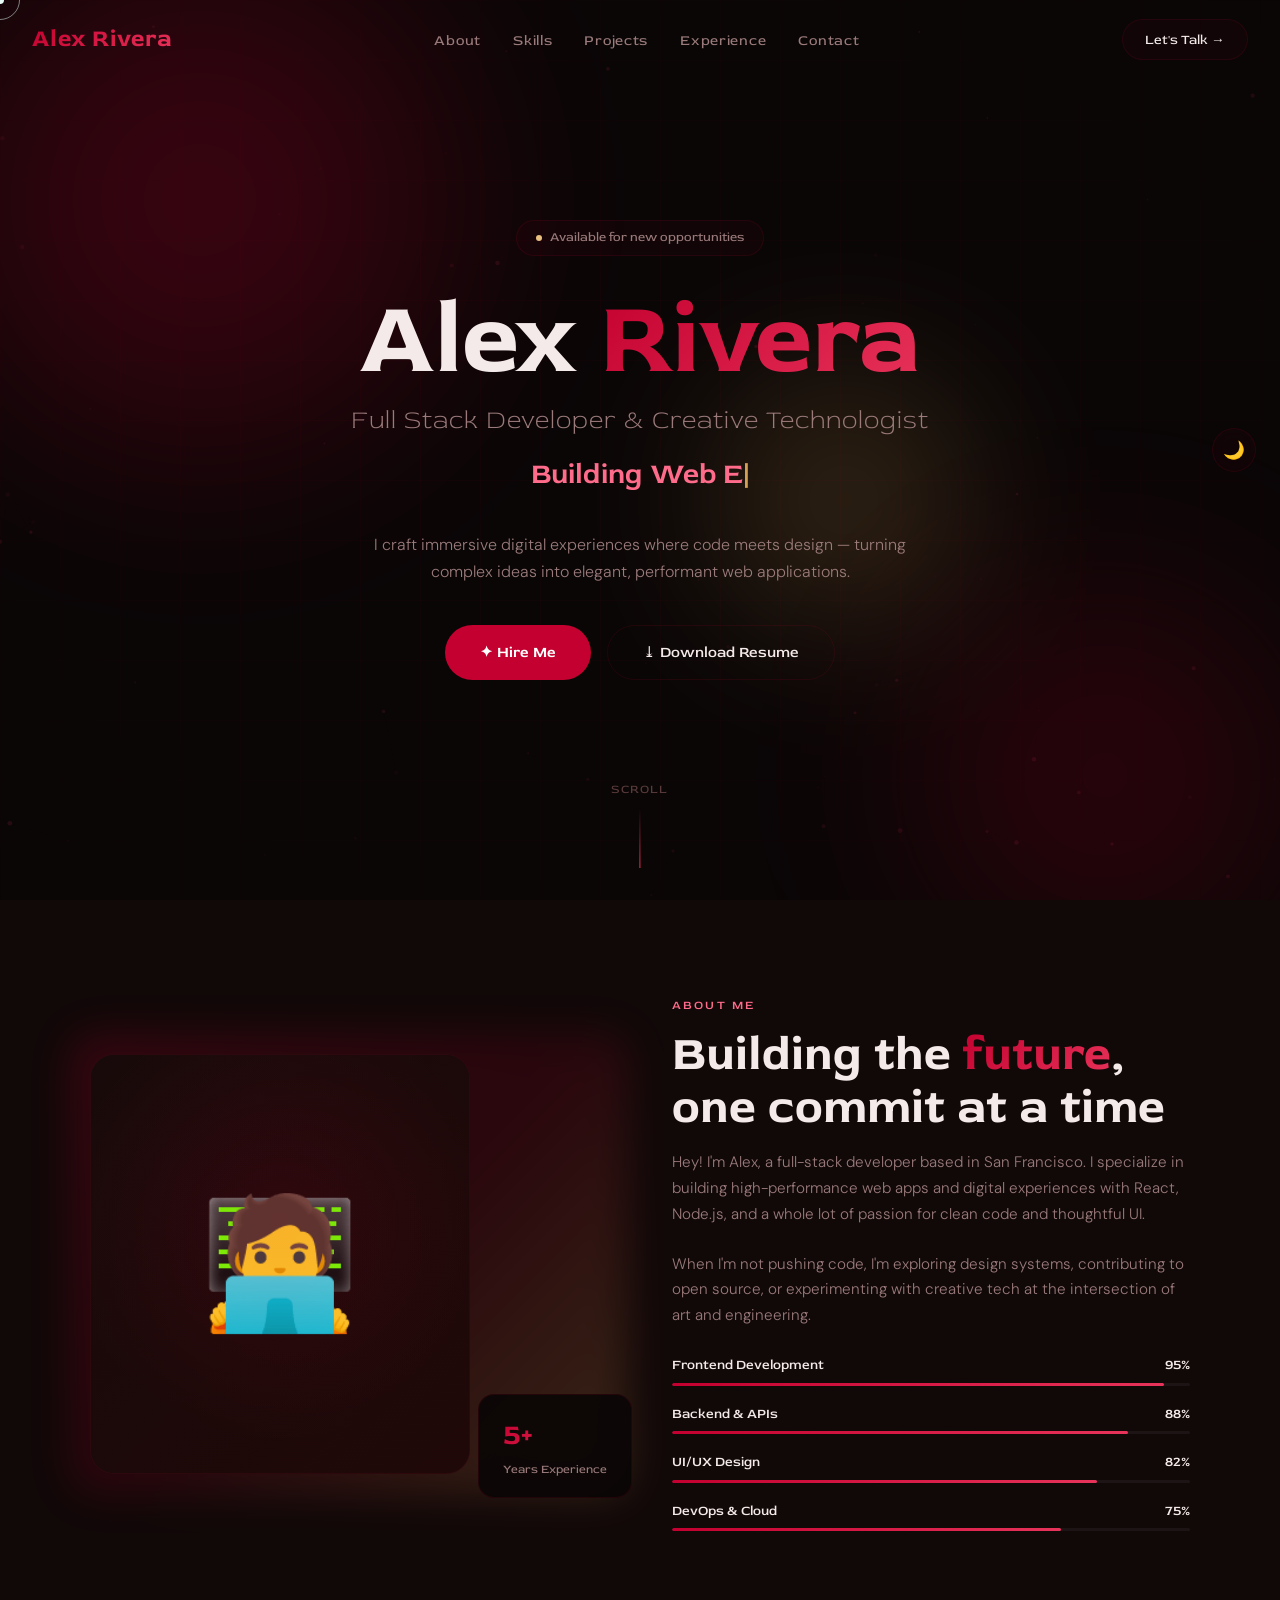
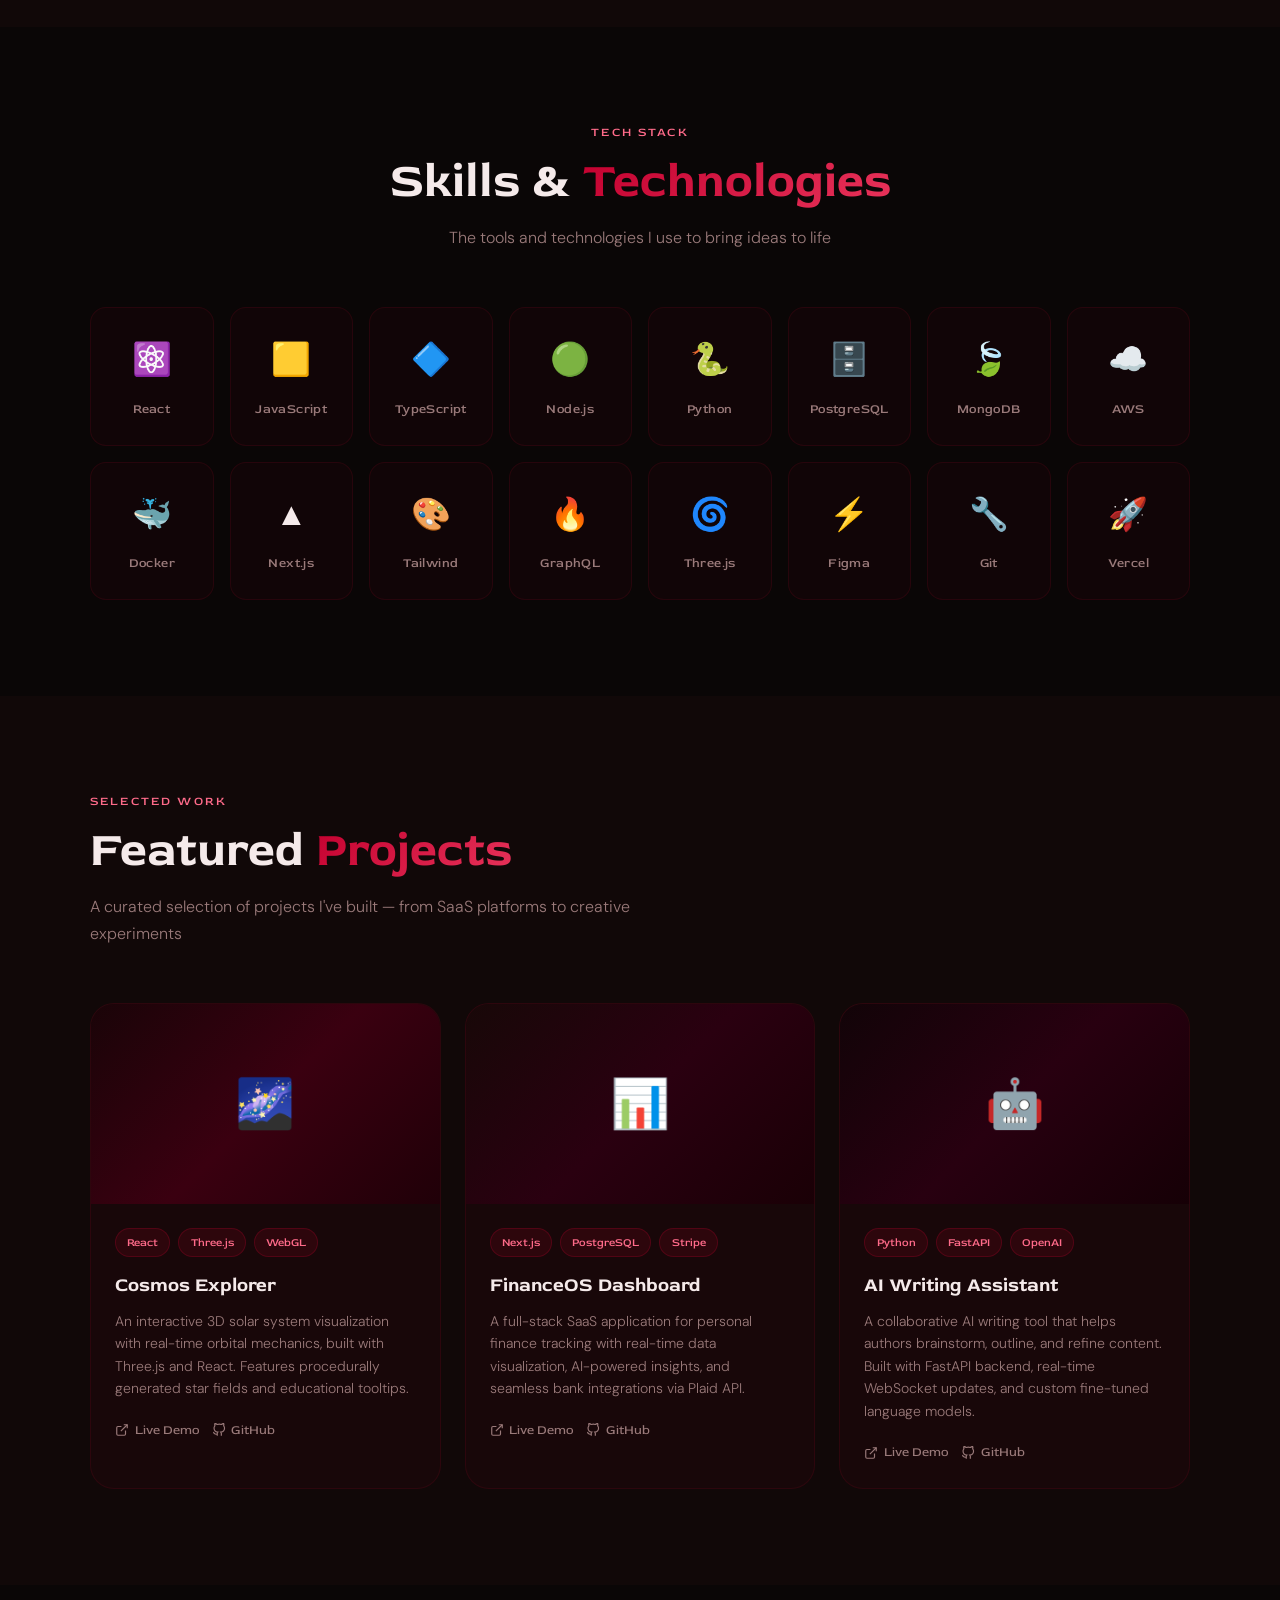
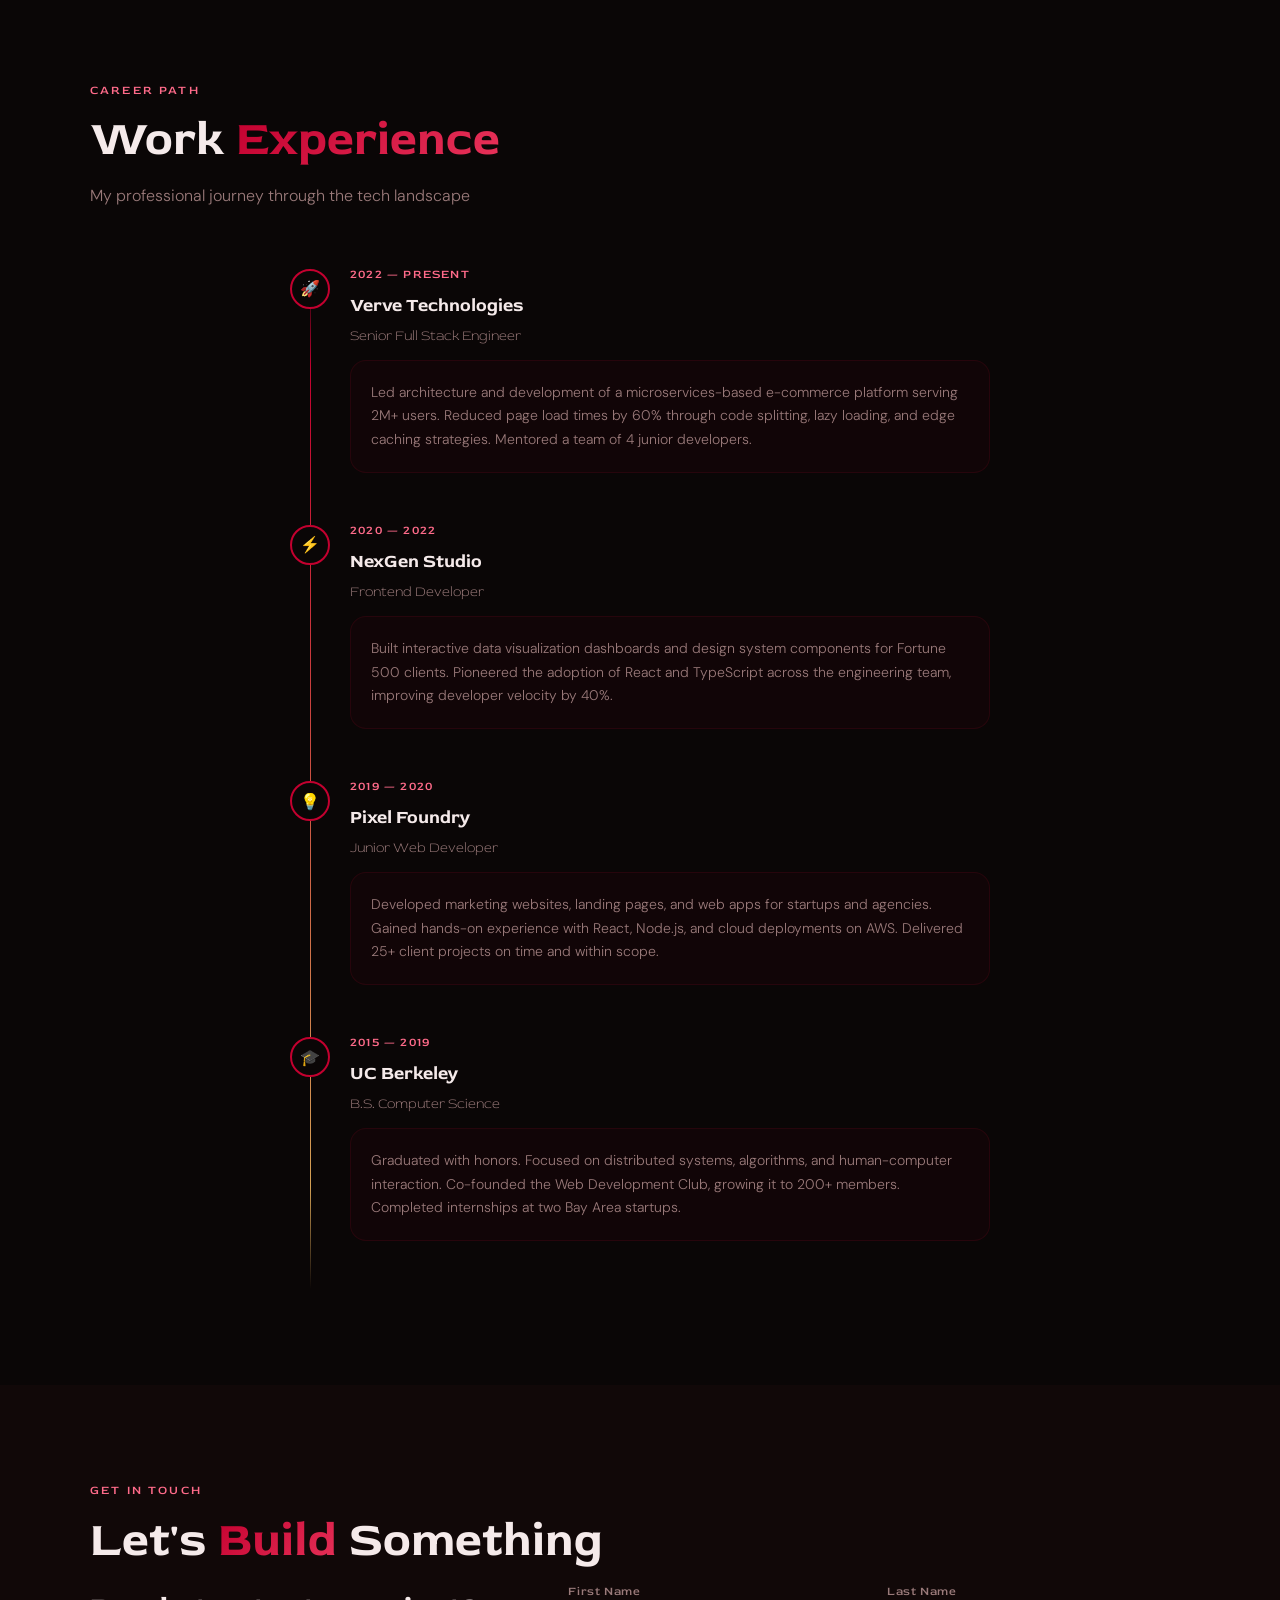
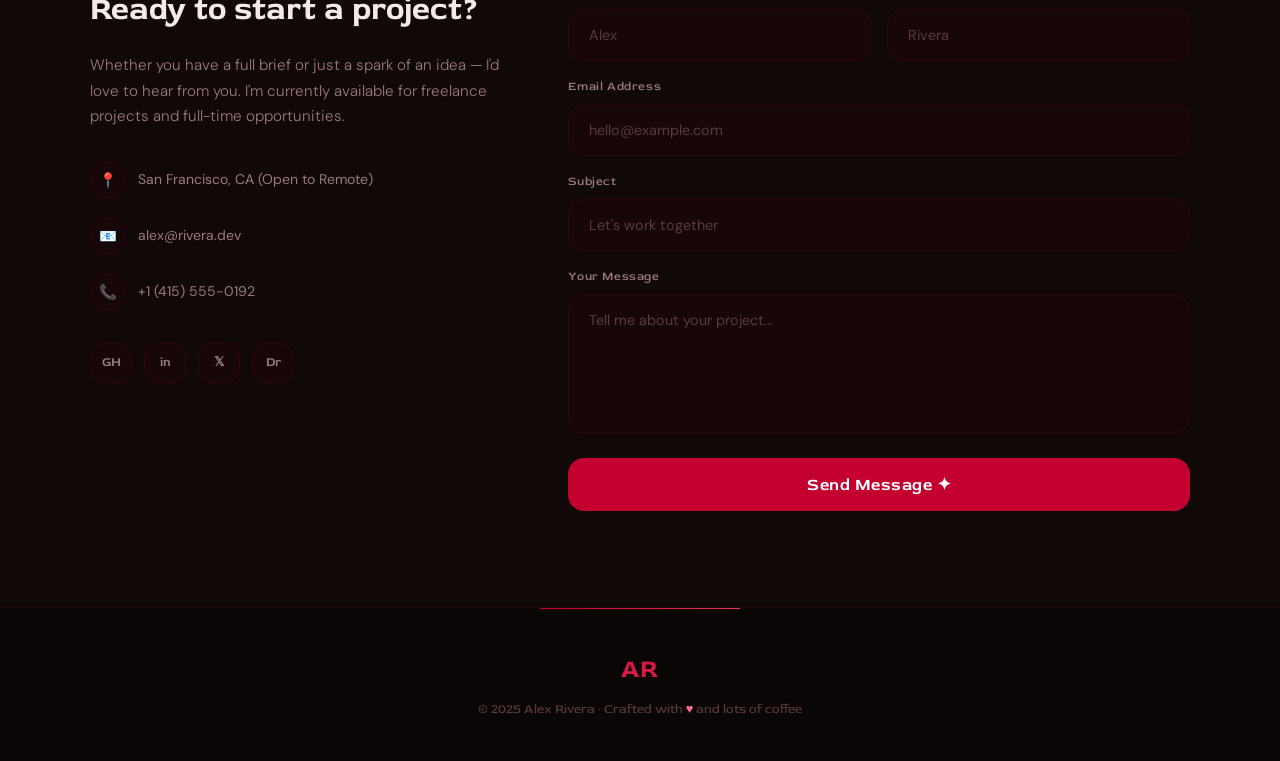
<file: portfolio.html>
<!DOCTYPE html>
<html lang="en">
<head>
<meta charset="UTF-8">
<meta name="viewport" content="width=device-width, initial-scale=1.0">
<meta name="description" content="Alex Rivera - Full Stack Developer & Creative Technologist. Building digital experiences that matter.">
<meta name="keywords" content="developer, portfolio, full stack, react, javascript">
<title>Alex Rivera — Developer Portfolio</title>
<link rel="preconnect" href="https://fonts.googleapis.com">
<link href="https://fonts.googleapis.com/css2?family=Red+Rose:wght@300;400;500;600;700&family=DM+Sans:ital,opsz,wght@0,9..40,300;0,9..40,400;0,9..40,500;1,9..40,300&display=swap" rel="stylesheet">
<style>
*,*::before,*::after{box-sizing:border-box;margin:0;padding:0}
:root{
--primary:#c3002f;
--primary-light:#e8335a;
--primary-pale:#ff6b8a;
--primary-deep:#8a0020;
--primary-ultra:#600016;
--gold:#d4a054;
--gold-light:#e8c080;
--bg:#0a0606;--bg2:#110808;--bg3:#180a0a;
--glass:rgba(195,0,47,0.04);--glass-border:rgba(195,0,47,0.12);
--text:#f5eaea;--text-muted:#9a7a7a;--text-dim:#5a3a3a;
--r1:1rem;--r2:1.5rem;--r3:2rem;
--grad1:linear-gradient(135deg,#c3002f,#8a0020,#d4a054);
--grad2:linear-gradient(135deg,#e8335a,#c3002f,#8a0020);
--grad3:linear-gradient(135deg,#c3002f,#e8335a);
}
html{scroll-behavior:smooth;overflow-x:hidden}
body{
background:var(--bg);color:var(--text);
font-family:'DM Sans',sans-serif;font-size:16px;line-height:1.7;
overflow-x:hidden;cursor:none;
}

/* ─── CURSOR ─── */
.cursor{position:fixed;pointer-events:none;z-index:9999;mix-blend-mode:difference}
.cursor-dot{position:absolute;width:8px;height:8px;background:#fff;border-radius:50%;transform:translate(-50%,-50%);transition:transform .1s}
.cursor-ring{position:absolute;width:40px;height:40px;border:1px solid rgba(255,255,255,0.5);border-radius:50%;transform:translate(-50%,-50%);transition:transform .15s,width .2s,height .2s,border-color .2s}
body:has(a:hover) .cursor-ring,body:has(button:hover) .cursor-ring{width:60px;height:60px;border-color:var(--primary-pale)}

/* ─── NAV ─── */
nav{position:fixed;top:0;left:0;right:0;z-index:1000;padding:1.2rem 2rem;display:flex;align-items:center;justify-content:space-between;transition:background .3s,backdrop-filter .3s,border-bottom .3s}
nav.scrolled{background:rgba(10,6,6,0.88);backdrop-filter:blur(20px);border-bottom:1px solid var(--glass-border)}
.nav-logo{font-family:'Red Rose',serif;font-weight:700;font-size:1.5rem;background:var(--grad3);-webkit-background-clip:text;-webkit-text-fill-color:transparent;background-clip:text;letter-spacing:.02em}
.nav-links{display:flex;gap:2rem;list-style:none}
.nav-links a{color:var(--text-muted);text-decoration:none;font-size:.9rem;letter-spacing:.05em;transition:color .2s;position:relative;font-family:'Red Rose',serif;font-weight:400}
.nav-links a::after{content:'';position:absolute;bottom:-4px;left:0;right:0;height:1px;background:var(--primary-light);transform:scaleX(0);transform-origin:left;transition:transform .3s}
.nav-links a:hover{color:var(--text)}
.nav-links a:hover::after{transform:scaleX(1)}
.nav-cta{padding:.5rem 1.4rem;background:var(--glass);border:1px solid var(--glass-border);border-radius:100px;color:var(--text);text-decoration:none;font-size:.85rem;font-family:'Red Rose',serif;transition:all .2s}
.nav-cta:hover{background:rgba(195,0,47,.15);border-color:var(--primary-light)}
.hamburger{display:none;flex-direction:column;gap:5px;cursor:none;background:none;border:none}
.hamburger span{width:24px;height:1.5px;background:var(--text);display:block;transition:all .3s}
.mobile-menu{display:none;position:fixed;inset:0;background:rgba(10,6,6,0.97);z-index:999;flex-direction:column;align-items:center;justify-content:center;gap:2rem}
.mobile-menu.open{display:flex}
.mobile-menu a{font-family:'Red Rose',serif;font-size:2.5rem;color:var(--text);text-decoration:none;font-weight:700;transition:all .2s}
.mobile-menu a:hover{background:var(--grad3);-webkit-background-clip:text;-webkit-text-fill-color:transparent;background-clip:text}

/* ─── HERO ─── */
#hero{position:relative;min-height:100vh;display:flex;align-items:center;justify-content:center;overflow:hidden}
.hero-canvas{position:absolute;inset:0;z-index:0}
.hero-orb{position:absolute;border-radius:50%;filter:blur(80px);opacity:.3;animation:orb-drift 8s ease-in-out infinite}
.hero-orb-1{width:600px;height:600px;background:radial-gradient(circle,#c3002f,transparent);top:-100px;left:-100px;animation-delay:0s}
.hero-orb-2{width:450px;height:450px;background:radial-gradient(circle,#8a0020,transparent);bottom:-100px;right:-50px;animation-delay:-3s}
.hero-orb-3{width:280px;height:280px;background:radial-gradient(circle,#d4a054,transparent);top:40%;left:55%;animation-delay:-5s}
@keyframes orb-drift{0%,100%{transform:translate(0,0) scale(1)}33%{transform:translate(30px,-20px) scale(1.05)}66%{transform:translate(-20px,30px) scale(.95)}}
.hero-grid{position:absolute;inset:0;background-image:linear-gradient(rgba(195,0,47,.04) 1px,transparent 1px),linear-gradient(90deg,rgba(195,0,47,.04) 1px,transparent 1px);background-size:60px 60px;mask-image:radial-gradient(ellipse 80% 80% at 50% 50%,black 20%,transparent 100%)}
.hero-content{position:relative;z-index:1;text-align:center;padding:2rem;max-width:900px}
.hero-badge{display:inline-flex;align-items:center;gap:.5rem;padding:.4rem 1.2rem;background:var(--glass);border:1px solid var(--glass-border);border-radius:100px;font-size:.8rem;color:var(--text-muted);margin-bottom:2rem;animation:fade-up .8s both;font-family:'Red Rose',serif}
.hero-badge-dot{width:6px;height:6px;background:var(--gold-light);border-radius:50%;animation:pulse-gold 2s infinite}
@keyframes pulse-gold{0%,100%{opacity:1;box-shadow:0 0 0 0 rgba(212,160,84,.5)}50%{box-shadow:0 0 0 6px rgba(212,160,84,0)}}
.hero-name{font-family:'Red Rose',serif;font-weight:700;font-size:clamp(3.5rem,8vw,7rem);line-height:1;letter-spacing:-.01em;margin-bottom:.5rem;animation:fade-up .8s .1s both}
.hero-name span{background:var(--grad3);-webkit-background-clip:text;-webkit-text-fill-color:transparent;background-clip:text}
.hero-title{font-family:'Red Rose',serif;font-weight:300;font-size:clamp(1.1rem,2.5vw,1.6rem);color:var(--text-muted);margin-bottom:.5rem;animation:fade-up .8s .2s both;letter-spacing:.04em}
.hero-typed{font-family:'Red Rose',serif;font-size:clamp(1.2rem,3vw,1.8rem);font-weight:600;min-height:2.5rem;margin-bottom:2rem;animation:fade-up .8s .3s both;color:var(--primary-pale)}
.hero-typed .typed-cursor{animation:blink 1s step-end infinite;color:var(--gold)}
@keyframes blink{0%,100%{opacity:1}50%{opacity:0}}
.hero-tagline{font-size:1rem;color:var(--text-muted);max-width:550px;margin:0 auto 2.5rem;animation:fade-up .8s .35s both;font-weight:300}
.hero-buttons{display:flex;gap:1rem;justify-content:center;flex-wrap:wrap;animation:fade-up .8s .4s both}
.btn-primary{padding:.85rem 2.2rem;background:var(--primary);color:#fff;border:none;border-radius:100px;font-size:.95rem;font-weight:600;cursor:none;font-family:'Red Rose',serif;transition:transform .2s,box-shadow .2s,background .2s;text-decoration:none;display:inline-flex;align-items:center;gap:.5rem}
.btn-primary:hover{transform:translateY(-2px);box-shadow:0 16px 40px rgba(195,0,47,.5);background:var(--primary-light)}
.btn-secondary{padding:.85rem 2.2rem;background:transparent;color:var(--text);font-family:'Red Rose',serif;border:1px solid var(--glass-border);border-radius:100px;font-size:.95rem;font-weight:500;cursor:none;transition:all .2s;text-decoration:none;display:inline-flex;align-items:center;gap:.5rem;backdrop-filter:blur(10px)}
.btn-secondary:hover{background:var(--glass);border-color:var(--primary-light);transform:translateY(-2px)}
.hero-scroll{position:absolute;bottom:2rem;left:50%;transform:translateX(-50%);display:flex;flex-direction:column;align-items:center;gap:.5rem;color:var(--text-dim);font-size:.75rem;letter-spacing:.1em;text-transform:uppercase;animation:fade-in 1s 1s both;font-family:'Red Rose',serif}
.hero-scroll-line{width:1px;height:60px;background:linear-gradient(to bottom,transparent,var(--primary-light));animation:scroll-line 1.5s ease-in-out infinite}
@keyframes scroll-line{0%{transform:scaleY(0);transform-origin:top}50%{transform:scaleY(1);transform-origin:top}51%{transform:scaleY(1);transform-origin:bottom}100%{transform:scaleY(0);transform-origin:bottom}}
@keyframes fade-up{from{opacity:0;transform:translateY(30px)}to{opacity:1;transform:translateY(0)}}
@keyframes fade-in{from{opacity:0}to{opacity:1}}

/* ─── SECTION BASE ─── */
section{padding:6rem 2rem;position:relative}
.container{max-width:1100px;margin:0 auto}
.section-label{font-size:.75rem;letter-spacing:.18em;text-transform:uppercase;color:var(--primary-pale);margin-bottom:.75rem;font-weight:500;font-family:'Red Rose',serif}
.section-title{font-family:'Red Rose',serif;font-weight:700;font-size:clamp(2rem,4vw,3rem);line-height:1.1;margin-bottom:1rem}
.section-title span{background:var(--grad3);-webkit-background-clip:text;-webkit-text-fill-color:transparent;background-clip:text}
.section-desc{color:var(--text-muted);max-width:540px;font-size:1rem;margin-bottom:3.5rem;font-weight:300}
.reveal{opacity:0;transform:translateY(40px);transition:opacity .7s,transform .7s}
.reveal.visible{opacity:1;transform:translateY(0)}
.reveal-left{opacity:0;transform:translateX(-40px);transition:opacity .7s,transform .7s}
.reveal-left.visible{opacity:1;transform:translateX(0)}
.reveal-right{opacity:0;transform:translateX(40px);transition:opacity .7s,transform .7s}
.reveal-right.visible{opacity:1;transform:translateX(0)}

/* ─── ABOUT ─── */
#about{background:var(--bg2)}
.about-grid{display:grid;grid-template-columns:1fr 1fr;gap:4rem;align-items:center}
.about-image-wrap{position:relative}
.about-image-bg{position:absolute;inset:-20px;background:var(--grad1);border-radius:var(--r2);opacity:.2;filter:blur(20px)}
.about-image{width:100%;max-width:380px;height:420px;background:var(--bg3);border-radius:var(--r2);border:1px solid var(--glass-border);position:relative;z-index:1;display:flex;align-items:center;justify-content:center;overflow:hidden}
.about-avatar-placeholder{width:100%;height:100%;background:linear-gradient(135deg,var(--bg3) 0%,#200808 100%);display:flex;align-items:center;justify-content:center;font-size:8rem;position:relative}
.about-avatar-placeholder::before{content:'';position:absolute;inset:0;background:radial-gradient(circle at 50% 40%,rgba(195,0,47,.12),transparent 70%)}
.about-badge{position:absolute;bottom:-1.5rem;right:-1.5rem;z-index:2;background:rgba(10,6,6,.92);backdrop-filter:blur(20px);border:1px solid var(--glass-border);border-radius:var(--r1);padding:1rem 1.5rem}
.about-badge-num{font-family:'Red Rose',serif;font-weight:700;font-size:1.8rem;background:var(--grad3);-webkit-background-clip:text;-webkit-text-fill-color:transparent;background-clip:text}
.about-badge-label{font-size:.75rem;color:var(--text-muted);font-family:'Red Rose',serif}
.about-text h3{font-family:'Red Rose',serif;font-size:1.8rem;font-weight:700;margin-bottom:1rem}
.about-text p{color:var(--text-muted);margin-bottom:1.5rem;font-size:.95rem;font-weight:300}
.skill-bars{display:flex;flex-direction:column;gap:1rem}
.skill-bar-header{display:flex;justify-content:space-between;font-size:.85rem;margin-bottom:.4rem;font-family:'Red Rose',serif;font-weight:500}
.skill-bar-track{height:3px;background:rgba(255,255,255,.05);border-radius:100px;overflow:hidden}
.skill-bar-fill{height:100%;border-radius:100px;background:var(--grad3);width:0;transition:width 1.2s cubic-bezier(.4,0,.2,1)}

/* ─── SKILLS ─── */
#skills{background:var(--bg)}
.skills-grid{display:grid;grid-template-columns:repeat(auto-fill,minmax(120px,1fr));gap:1rem}
.skill-card{background:var(--glass);border:1px solid var(--glass-border);border-radius:var(--r1);padding:1.5rem 1rem;text-align:center;cursor:default;transition:transform .3s,border-color .3s,background .3s,box-shadow .3s}
.skill-card:hover{transform:translateY(-8px) scale(1.04);border-color:var(--primary-light);background:rgba(195,0,47,.08);box-shadow:0 20px 60px rgba(195,0,47,.18)}
.skill-icon{font-size:2rem;margin-bottom:.75rem;display:block;transition:transform .3s}
.skill-card:hover .skill-icon{transform:scale(1.2)}
.skill-name{font-size:.8rem;color:var(--text-muted);font-weight:500;letter-spacing:.03em;font-family:'Red Rose',serif}

/* ─── PROJECTS ─── */
#projects{background:var(--bg2)}
.projects-grid{display:grid;grid-template-columns:repeat(auto-fill,minmax(320px,1fr));gap:1.5rem}
.project-card{background:var(--glass);border:1px solid var(--glass-border);border-radius:var(--r2);overflow:hidden;cursor:none;transition:transform .4s cubic-bezier(.34,1.56,.64,1),border-color .3s,box-shadow .3s}
.project-card:hover{transform:translateY(-12px) scale(1.01);border-color:var(--primary-light);box-shadow:0 30px 80px rgba(195,0,47,.2)}
.project-image{height:200px;position:relative;overflow:hidden;display:flex;align-items:center;justify-content:center}
.project-image-bg{position:absolute;inset:0;transition:transform .5s}
.project-card:hover .project-image-bg{transform:scale(1.1)}
.project-image-inner{position:relative;z-index:1;font-size:3rem}
.project-body{padding:1.5rem}
.project-tags{display:flex;gap:.5rem;flex-wrap:wrap;margin-bottom:.75rem}
.project-tag{font-size:.7rem;padding:.25rem .7rem;background:rgba(195,0,47,.12);border:1px solid rgba(195,0,47,.25);border-radius:100px;color:var(--primary-pale);font-family:'Red Rose',serif;font-weight:500}
.project-title{font-family:'Red Rose',serif;font-weight:700;font-size:1.2rem;margin-bottom:.5rem}
.project-desc{font-size:.875rem;color:var(--text-muted);margin-bottom:1.25rem;line-height:1.6;font-weight:300}
.project-links{display:flex;gap:.75rem}
.project-link{font-size:.8rem;color:var(--text-muted);text-decoration:none;display:flex;align-items:center;gap:.35rem;transition:color .2s;font-family:'Red Rose',serif}
.project-link:hover{color:var(--primary-pale)}
.project-link svg{width:14px;height:14px}

/* ─── TIMELINE ─── */
#experience{background:var(--bg)}
.timeline{position:relative;max-width:700px;margin:0 auto}
.timeline::before{content:'';position:absolute;left:20px;top:0;bottom:0;width:1px;background:linear-gradient(to bottom,transparent,var(--primary) 10%,var(--gold) 90%,transparent)}
.timeline-item{position:relative;padding:0 0 3rem 60px;opacity:0;transform:translateX(-20px);transition:opacity .6s,transform .6s}
.timeline-item.visible{opacity:1;transform:translateX(0)}
.timeline-dot{position:absolute;left:0;top:4px;width:40px;height:40px;background:var(--bg);border:2px solid var(--primary);border-radius:50%;display:flex;align-items:center;justify-content:center;font-size:1rem;transition:border-color .3s,box-shadow .3s}
.timeline-item:hover .timeline-dot{border-color:var(--gold);box-shadow:0 0 20px rgba(212,160,84,.4)}
.timeline-date{font-size:.75rem;color:var(--primary-pale);letter-spacing:.1em;text-transform:uppercase;margin-bottom:.3rem;font-weight:500;font-family:'Red Rose',serif}
.timeline-company{font-family:'Red Rose',serif;font-weight:700;font-size:1.15rem;margin-bottom:.15rem}
.timeline-role{font-size:.875rem;color:var(--text-muted);margin-bottom:.75rem;font-weight:300;font-family:'Red Rose',serif}
.timeline-card{background:var(--glass);border:1px solid var(--glass-border);border-radius:var(--r1);padding:1.25rem;font-size:.875rem;color:var(--text-muted);line-height:1.7;transition:border-color .3s;font-weight:300}
.timeline-item:hover .timeline-card{border-color:rgba(195,0,47,.25)}

/* ─── CONTACT ─── */
#contact{background:var(--bg2)}
.contact-grid{display:grid;grid-template-columns:1fr 1.5fr;gap:4rem;align-items:start}
.contact-info h3{font-family:'Red Rose',serif;font-size:2rem;font-weight:700;margin-bottom:1rem}
.contact-info p{color:var(--text-muted);font-size:.95rem;margin-bottom:2rem;font-weight:300}
.contact-item{display:flex;align-items:center;gap:.75rem;margin-bottom:1.25rem;font-size:.875rem;color:var(--text-muted)}
.contact-item-icon{width:36px;height:36px;background:var(--glass);border:1px solid var(--glass-border);border-radius:var(--r1);display:flex;align-items:center;justify-content:center;font-size:.9rem;flex-shrink:0}
.socials{display:flex;gap:.75rem;margin-top:2rem}
.social-link{width:42px;height:42px;background:var(--glass);border:1px solid var(--glass-border);border-radius:var(--r1);display:flex;align-items:center;justify-content:center;font-size:.8rem;color:var(--text-muted);text-decoration:none;transition:all .2s;font-family:'Red Rose',serif;font-weight:600}
.social-link:hover{background:rgba(195,0,47,.12);border-color:var(--primary-light);color:var(--primary-pale);transform:translateY(-4px)}
.contact-form{display:flex;flex-direction:column;gap:1rem}
.form-label{font-size:.75rem;color:var(--text-muted);margin-bottom:.4rem;display:block;letter-spacing:.05em;font-family:'Red Rose',serif;font-weight:500}
.form-input,.form-textarea{width:100%;background:var(--glass);border:1px solid var(--glass-border);border-radius:var(--r1);padding:1rem 1.25rem;color:var(--text);font-family:'DM Sans',sans-serif;font-size:.9rem;outline:none;transition:border-color .2s,box-shadow .2s;resize:none}
.form-input:focus,.form-textarea:focus{border-color:var(--primary-light);box-shadow:0 0 0 3px rgba(195,0,47,.1)}
.form-input::placeholder,.form-textarea::placeholder{color:var(--text-dim)}
.form-textarea{height:140px}
.btn-submit{width:100%;padding:1rem;background:var(--primary);border:none;border-radius:var(--r1);color:#fff;font-family:'Red Rose',serif;font-size:1.05rem;font-weight:600;cursor:none;transition:transform .2s,box-shadow .2s,background .2s;position:relative;overflow:hidden;letter-spacing:.03em}
.btn-submit:hover{transform:translateY(-2px);box-shadow:0 16px 40px rgba(195,0,47,.5);background:var(--primary-light)}
.btn-submit::after{content:'';position:absolute;inset:0;background:linear-gradient(90deg,transparent,rgba(255,255,255,.1),transparent);transform:translateX(-100%);transition:transform .5s}
.btn-submit:hover::after{transform:translateX(100%)}

/* ─── THEME TOGGLE ─── */
.theme-toggle{position:fixed;right:1.5rem;top:50%;transform:translateY(-50%);z-index:500;width:44px;height:44px;background:var(--glass);border:1px solid var(--glass-border);border-radius:100px;display:flex;align-items:center;justify-content:center;cursor:none;font-size:1.1rem;backdrop-filter:blur(10px);transition:all .2s}
.theme-toggle:hover{background:rgba(195,0,47,.15);border-color:var(--primary-light)}

/* ─── FOOTER ─── */
footer{background:var(--bg);border-top:1px solid var(--glass-border);padding:2.5rem 2rem;text-align:center;position:relative}
footer::before{content:'';position:absolute;top:0;left:50%;transform:translateX(-50%);width:200px;height:1px;background:var(--grad3)}
.footer-logo{font-family:'Red Rose',serif;font-weight:700;font-size:1.6rem;background:var(--grad3);-webkit-background-clip:text;-webkit-text-fill-color:transparent;background-clip:text;margin-bottom:.5rem}
.footer-copy{font-size:.8rem;color:var(--text-dim);font-family:'Red Rose',serif}
.footer-copy span{color:var(--primary-pale)}

/* ─── LOADING ─── */
.loader{position:fixed;inset:0;background:var(--bg);z-index:10000;display:flex;flex-direction:column;align-items:center;justify-content:center;gap:1.5rem;transition:opacity .5s,visibility .5s}
.loader.hidden{opacity:0;visibility:hidden}
.loader-logo{font-family:'Red Rose',serif;font-weight:700;font-size:2.2rem;background:var(--grad3);-webkit-background-clip:text;-webkit-text-fill-color:transparent;background-clip:text;letter-spacing:.04em}
.loader-bar{width:200px;height:2px;background:rgba(255,255,255,.06);border-radius:100px;overflow:hidden}
.loader-fill{height:100%;background:var(--grad3);border-radius:100px;animation:load 1.5s ease-out forwards}
@keyframes load{from{width:0}to{width:100%}}
.loader-text{font-size:.75rem;color:var(--text-dim);letter-spacing:.15em;text-transform:uppercase;font-family:'Red Rose',serif}

/* ─── LIGHT MODE ─── */
body.light{--bg:#faf5f5;--bg2:#ffffff;--bg3:#f0e8e8;--glass:rgba(195,0,47,.04);--glass-border:rgba(195,0,47,.1);--text:#1a0808;--text-muted:#7a4a4a;--text-dim:#c0a0a0}
body.light nav.scrolled{background:rgba(250,245,245,.9)}
body.light .loader{background:#faf5f5}
body.light .about-avatar-placeholder{background:linear-gradient(135deg,#f0e8e8,#e8d0d0)}
body.light .mobile-menu{background:rgba(250,245,245,.97)}
body.light .form-input,body.light .form-textarea{color:var(--text)}

@media(max-width:900px){.about-grid,.contact-grid{grid-template-columns:1fr}.about-image{max-width:100%;height:300px}}
@media(max-width:768px){.nav-links,.nav-cta{display:none}.hamburger{display:flex}.theme-toggle{right:1rem;top:auto;bottom:1.5rem;transform:none}.skills-grid{grid-template-columns:repeat(3,1fr)}.projects-grid{grid-template-columns:1fr}}
@media(max-width:480px){.hero-buttons{flex-direction:column;align-items:center}.skills-grid{grid-template-columns:repeat(2,1fr)}}
</style>
</head>
<body>

<!-- CURSOR -->
<div class="cursor">
<div class="cursor-ring" id="cursor-ring"></div>
<div class="cursor-dot" id="cursor-dot"></div>
</div>

<!-- LOADER -->
<div class="loader" id="loader">
<div class="loader-logo">Alex Rivera</div>
<div class="loader-bar"><div class="loader-fill"></div></div>
<div class="loader-text">Initializing experience...</div>
</div>

<!-- NAV -->
<nav id="navbar">
<a href="#hero" class="nav-logo">Alex Rivera</a>
<ul class="nav-links">
<li><a href="#about">About</a></li>
<li><a href="#skills">Skills</a></li>
<li><a href="#projects">Projects</a></li>
<li><a href="#experience">Experience</a></li>
<li><a href="#contact">Contact</a></li>
</ul>
<a href="#contact" class="nav-cta">Let's Talk →</a>
<button class="hamburger" onclick="toggleMenu()" aria-label="Menu">
<span></span><span></span><span></span>
</button>
</nav>

<div class="mobile-menu" id="mobile-menu">
<a href="#about" onclick="toggleMenu()">About</a>
<a href="#skills" onclick="toggleMenu()">Skills</a>
<a href="#projects" onclick="toggleMenu()">Projects</a>
<a href="#experience" onclick="toggleMenu()">Experience</a>
<a href="#contact" onclick="toggleMenu()">Contact</a>
</div>

<!-- THEME TOGGLE -->
<button class="theme-toggle" onclick="toggleTheme()" title="Toggle theme">🌙</button>

<!-- HERO -->
<section id="hero">
<div class="hero-canvas">
<div class="hero-orb hero-orb-1"></div>
<div class="hero-orb hero-orb-2"></div>
<div class="hero-orb hero-orb-3"></div>
<div class="hero-grid"></div>
</div>
<div class="hero-content">
<div class="hero-badge"><span class="hero-badge-dot"></span>Available for new opportunities</div>
<h1 class="hero-name">Alex <span>Rivera</span></h1>
<p class="hero-title">Full Stack Developer & Creative Technologist</p>
<div class="hero-typed"><span id="typed-text"></span><span class="typed-cursor">|</span></div>
<p class="hero-tagline">I craft immersive digital experiences where code meets design — turning complex ideas into elegant, performant web applications.</p>
<div class="hero-buttons">
<a href="#contact" class="btn-primary">✦ Hire Me</a>
<a href="#" class="btn-secondary" onclick="downloadResume(event)">⤓ Download Resume</a>
</div>
</div>
<div class="hero-scroll"><span>Scroll</span><div class="hero-scroll-line"></div></div>
</section>

<!-- ABOUT -->
<section id="about">
<div class="container">
<div class="about-grid">
<div class="about-image-wrap reveal-left">
<div class="about-image-bg"></div>
<div class="about-image"><div class="about-avatar-placeholder">🧑‍💻</div></div>
<div class="about-badge">
<div class="about-badge-num">5+</div>
<div class="about-badge-label">Years Experience</div>
</div>
</div>
<div class="about-text reveal-right">
<div class="section-label">About Me</div>
<h2 class="section-title">Building the <span>future</span>, one commit at a time</h2>
<p>Hey! I'm Alex, a full-stack developer based in San Francisco. I specialize in building high-performance web apps and digital experiences with React, Node.js, and a whole lot of passion for clean code and thoughtful UI.</p>
<p>When I'm not pushing code, I'm exploring design systems, contributing to open source, or experimenting with creative tech at the intersection of art and engineering.</p>
<div class="skill-bars">
<div class="skill-bar-item"><div class="skill-bar-header"><span>Frontend Development</span><span>95%</span></div><div class="skill-bar-track"><div class="skill-bar-fill" data-width="95"></div></div></div>
<div class="skill-bar-item"><div class="skill-bar-header"><span>Backend & APIs</span><span>88%</span></div><div class="skill-bar-track"><div class="skill-bar-fill" data-width="88"></div></div></div>
<div class="skill-bar-item"><div class="skill-bar-header"><span>UI/UX Design</span><span>82%</span></div><div class="skill-bar-track"><div class="skill-bar-fill" data-width="82"></div></div></div>
<div class="skill-bar-item"><div class="skill-bar-header"><span>DevOps & Cloud</span><span>75%</span></div><div class="skill-bar-track"><div class="skill-bar-fill" data-width="75"></div></div></div>
</div>
</div>
</div>
</div>
</section>

<!-- SKILLS -->
<section id="skills">
<div class="container">
<div style="text-align:center">
<div class="section-label reveal">Tech Stack</div>
<h2 class="section-title reveal">Skills & <span>Technologies</span></h2>
<p class="section-desc reveal" style="margin:0 auto 3.5rem">The tools and technologies I use to bring ideas to life</p>
</div>
<div class="skills-grid">
<div class="skill-card reveal" style="transition-delay:.05s"><span class="skill-icon">⚛️</span><div class="skill-name">React</div></div>
<div class="skill-card reveal" style="transition-delay:.1s"><span class="skill-icon">🟨</span><div class="skill-name">JavaScript</div></div>
<div class="skill-card reveal" style="transition-delay:.15s"><span class="skill-icon">🔷</span><div class="skill-name">TypeScript</div></div>
<div class="skill-card reveal" style="transition-delay:.2s"><span class="skill-icon">🟢</span><div class="skill-name">Node.js</div></div>
<div class="skill-card reveal" style="transition-delay:.25s"><span class="skill-icon">🐍</span><div class="skill-name">Python</div></div>
<div class="skill-card reveal" style="transition-delay:.3s"><span class="skill-icon">🗄️</span><div class="skill-name">PostgreSQL</div></div>
<div class="skill-card reveal" style="transition-delay:.35s"><span class="skill-icon">🍃</span><div class="skill-name">MongoDB</div></div>
<div class="skill-card reveal" style="transition-delay:.4s"><span class="skill-icon">☁️</span><div class="skill-name">AWS</div></div>
<div class="skill-card reveal" style="transition-delay:.45s"><span class="skill-icon">🐳</span><div class="skill-name">Docker</div></div>
<div class="skill-card reveal" style="transition-delay:.5s"><span class="skill-icon">▲</span><div class="skill-name">Next.js</div></div>
<div class="skill-card reveal" style="transition-delay:.55s"><span class="skill-icon">🎨</span><div class="skill-name">Tailwind</div></div>
<div class="skill-card reveal" style="transition-delay:.6s"><span class="skill-icon">🔥</span><div class="skill-name">GraphQL</div></div>
<div class="skill-card reveal" style="transition-delay:.65s"><span class="skill-icon">🌀</span><div class="skill-name">Three.js</div></div>
<div class="skill-card reveal" style="transition-delay:.7s"><span class="skill-icon">⚡</span><div class="skill-name">Figma</div></div>
<div class="skill-card reveal" style="transition-delay:.75s"><span class="skill-icon">🔧</span><div class="skill-name">Git</div></div>
<div class="skill-card reveal" style="transition-delay:.8s"><span class="skill-icon">🚀</span><div class="skill-name">Vercel</div></div>
</div>
</div>
</section>

<!-- PROJECTS -->
<section id="projects">
<div class="container">
<div class="section-label reveal">Selected Work</div>
<h2 class="section-title reveal">Featured <span>Projects</span></h2>
<p class="section-desc reveal">A curated selection of projects I've built — from SaaS platforms to creative experiments</p>
<div class="projects-grid">
<div class="project-card reveal" style="transition-delay:.05s">
<div class="project-image">
<div class="project-image-bg" style="background:linear-gradient(135deg,#1a0408,#3a0010,#200008)"></div>
<div class="project-image-inner">🌌</div>
</div>
<div class="project-body">
<div class="project-tags"><span class="project-tag">React</span><span class="project-tag">Three.js</span><span class="project-tag">WebGL</span></div>
<h3 class="project-title">Cosmos Explorer</h3>
<p class="project-desc">An interactive 3D solar system visualization with real-time orbital mechanics, built with Three.js and React. Features procedurally generated star fields and educational tooltips.</p>
<div class="project-links">
<a href="#" class="project-link"><svg viewBox="0 0 24 24" fill="none" stroke="currentColor" stroke-width="2"><path d="M18 13v6a2 2 0 01-2 2H5a2 2 0 01-2-2V8a2 2 0 012-2h6"/><polyline points="15 3 21 3 21 9"/><line x1="10" y1="14" x2="21" y2="3"/></svg> Live Demo</a>
<a href="#" class="project-link"><svg viewBox="0 0 24 24" fill="none" stroke="currentColor" stroke-width="2"><path d="M9 19c-5 1.5-5-2.5-7-3m14 6v-3.87a3.37 3.37 0 00-.94-2.61c3.14-.35 6.44-1.54 6.44-7A5.44 5.44 0 0020 4.77 5.07 5.07 0 0019.91 1S18.73.65 16 2.48a13.38 13.38 0 00-7 0C6.27.65 5.09 1 5.09 1A5.07 5.07 0 005 4.77a5.44 5.44 0 00-1.5 3.78c0 5.42 3.3 6.61 6.44 7A3.37 3.37 0 009 18.13V22"/></svg> GitHub</a>
</div>
</div>
</div>
<div class="project-card reveal" style="transition-delay:.1s">
<div class="project-image">
<div class="project-image-bg" style="background:linear-gradient(135deg,#180808,#2a0010,#1a0006)"></div>
<div class="project-image-inner">📊</div>
</div>
<div class="project-body">
<div class="project-tags"><span class="project-tag">Next.js</span><span class="project-tag">PostgreSQL</span><span class="project-tag">Stripe</span></div>
<h3 class="project-title">FinanceOS Dashboard</h3>
<p class="project-desc">A full-stack SaaS application for personal finance tracking with real-time data visualization, AI-powered insights, and seamless bank integrations via Plaid API.</p>
<div class="project-links">
<a href="#" class="project-link"><svg viewBox="0 0 24 24" fill="none" stroke="currentColor" stroke-width="2"><path d="M18 13v6a2 2 0 01-2 2H5a2 2 0 01-2-2V8a2 2 0 012-2h6"/><polyline points="15 3 21 3 21 9"/><line x1="10" y1="14" x2="21" y2="3"/></svg> Live Demo</a>
<a href="#" class="project-link"><svg viewBox="0 0 24 24" fill="none" stroke="currentColor" stroke-width="2"><path d="M9 19c-5 1.5-5-2.5-7-3m14 6v-3.87a3.37 3.37 0 00-.94-2.61c3.14-.35 6.44-1.54 6.44-7A5.44 5.44 0 0020 4.77 5.07 5.07 0 0019.91 1S18.73.65 16 2.48a13.38 13.38 0 00-7 0C6.27.65 5.09 1 5.09 1A5.07 5.07 0 005 4.77a5.44 5.44 0 00-1.5 3.78c0 5.42 3.3 6.61 6.44 7A3.37 3.37 0 009 18.13V22"/></svg> GitHub</a>
</div>
</div>
</div>
<div class="project-card reveal" style="transition-delay:.15s">
<div class="project-image">
<div class="project-image-bg" style="background:linear-gradient(135deg,#120408,#280010,#160006)"></div>
<div class="project-image-inner">🤖</div>
</div>
<div class="project-body">
<div class="project-tags"><span class="project-tag">Python</span><span class="project-tag">FastAPI</span><span class="project-tag">OpenAI</span></div>
<h3 class="project-title">AI Writing Assistant</h3>
<p class="project-desc">A collaborative AI writing tool that helps authors brainstorm, outline, and refine content. Built with FastAPI backend, real-time WebSocket updates, and custom fine-tuned language models.</p>
<div class="project-links">
<a href="#" class="project-link"><svg viewBox="0 0 24 24" fill="none" stroke="currentColor" stroke-width="2"><path d="M18 13v6a2 2 0 01-2 2H5a2 2 0 01-2-2V8a2 2 0 012-2h6"/><polyline points="15 3 21 3 21 9"/><line x1="10" y1="14" x2="21" y2="3"/></svg> Live Demo</a>
<a href="#" class="project-link"><svg viewBox="0 0 24 24" fill="none" stroke="currentColor" stroke-width="2"><path d="M9 19c-5 1.5-5-2.5-7-3m14 6v-3.87a3.37 3.37 0 00-.94-2.61c3.14-.35 6.44-1.54 6.44-7A5.44 5.44 0 0020 4.77 5.07 5.07 0 0019.91 1S18.73.65 16 2.48a13.38 13.38 0 00-7 0C6.27.65 5.09 1 5.09 1A5.07 5.07 0 005 4.77a5.44 5.44 0 00-1.5 3.78c0 5.42 3.3 6.61 6.44 7A3.37 3.37 0 009 18.13V22"/></svg> GitHub</a>
</div>
</div>
</div>
</div>
</div>
</section>

<!-- EXPERIENCE -->
<section id="experience">
<div class="container">
<div class="section-label reveal">Career Path</div>
<h2 class="section-title reveal">Work <span>Experience</span></h2>
<p class="section-desc reveal">My professional journey through the tech landscape</p>
<div class="timeline">
<div class="timeline-item"><div class="timeline-dot">🚀</div><div class="timeline-date">2022 — Present</div><div class="timeline-company">Verve Technologies</div><div class="timeline-role">Senior Full Stack Engineer</div><div class="timeline-card">Led architecture and development of a microservices-based e-commerce platform serving 2M+ users. Reduced page load times by 60% through code splitting, lazy loading, and edge caching strategies. Mentored a team of 4 junior developers.</div></div>
<div class="timeline-item"><div class="timeline-dot">⚡</div><div class="timeline-date">2020 — 2022</div><div class="timeline-company">NexGen Studio</div><div class="timeline-role">Frontend Developer</div><div class="timeline-card">Built interactive data visualization dashboards and design system components for Fortune 500 clients. Pioneered the adoption of React and TypeScript across the engineering team, improving developer velocity by 40%.</div></div>
<div class="timeline-item"><div class="timeline-dot">💡</div><div class="timeline-date">2019 — 2020</div><div class="timeline-company">Pixel Foundry</div><div class="timeline-role">Junior Web Developer</div><div class="timeline-card">Developed marketing websites, landing pages, and web apps for startups and agencies. Gained hands-on experience with React, Node.js, and cloud deployments on AWS. Delivered 25+ client projects on time and within scope.</div></div>
<div class="timeline-item"><div class="timeline-dot">🎓</div><div class="timeline-date">2015 — 2019</div><div class="timeline-company">UC Berkeley</div><div class="timeline-role">B.S. Computer Science</div><div class="timeline-card">Graduated with honors. Focused on distributed systems, algorithms, and human-computer interaction. Co-founded the Web Development Club, growing it to 200+ members. Completed internships at two Bay Area startups.</div></div>
</div>
</div>
</section>

<!-- CONTACT -->
<section id="contact">
<div class="container">
<div class="section-label reveal">Get In Touch</div>
<h2 class="section-title reveal">Let's <span>Build</span> Something</h2>
<div class="contact-grid">
<div class="reveal-left">
<div class="contact-info">
<h3>Ready to start a project?</h3>
<p>Whether you have a full brief or just a spark of an idea — I'd love to hear from you. I'm currently available for freelance projects and full-time opportunities.</p>
<div class="contact-item"><div class="contact-item-icon">📍</div>San Francisco, CA (Open to Remote)</div>
<div class="contact-item"><div class="contact-item-icon">📧</div>alex@rivera.dev</div>
<div class="contact-item"><div class="contact-item-icon">📞</div>+1 (415) 555-0192</div>
<div class="socials">
<a href="#" class="social-link">GH</a>
<a href="#" class="social-link">in</a>
<a href="#" class="social-link">𝕏</a>
<a href="#" class="social-link">Dr</a>
</div>
</div>
</div>
<div class="reveal-right">
<form class="contact-form" onsubmit="handleSubmit(event)">
<div style="display:grid;grid-template-columns:1fr 1fr;gap:1rem">
<div><label class="form-label">First Name</label><input type="text" class="form-input" placeholder="Alex" required></div>
<div><label class="form-label">Last Name</label><input type="text" class="form-input" placeholder="Rivera" required></div>
</div>
<div><label class="form-label">Email Address</label><input type="email" class="form-input" placeholder="hello@example.com" required></div>
<div><label class="form-label">Subject</label><input type="text" class="form-input" placeholder="Let's work together"></div>
<div><label class="form-label">Your Message</label><textarea class="form-textarea" placeholder="Tell me about your project..."></textarea></div>
<button type="submit" class="btn-submit" id="submit-btn">Send Message ✦</button>
</form>
</div>
</div>
</div>
</section>

<!-- FOOTER -->
<footer>
<div class="footer-logo">AR</div>
<p class="footer-copy">© 2025 Alex Rivera · Crafted with <span>♥</span> and lots of coffee</p>
</footer>

<script>
const dot=document.getElementById('cursor-dot'),ring=document.getElementById('cursor-ring');
let mx=0,my=0,rx=0,ry=0;
document.addEventListener('mousemove',e=>{mx=e.clientX;my=e.clientY;dot.style.left=mx+'px';dot.style.top=my+'px'});
function animateCursor(){rx+=(mx-rx)*.12;ry+=(my-ry)*.12;ring.style.left=rx+'px';ring.style.top=ry+'px';requestAnimationFrame(animateCursor)}
animateCursor();
if('ontouchstart' in window){document.querySelector('.cursor').style.display='none';document.body.style.cursor='auto'}

window.addEventListener('load',()=>{setTimeout(()=>{document.getElementById('loader').classList.add('hidden')},1600)});

const nav=document.getElementById('navbar');
window.addEventListener('scroll',()=>{nav.classList.toggle('scrolled',window.scrollY>50)});

function toggleMenu(){document.getElementById('mobile-menu').classList.toggle('open')}

let dark=true;
function toggleTheme(){dark=!dark;document.body.classList.toggle('light',!dark);document.querySelector('.theme-toggle').textContent=dark?'🌙':'☀️'}

const phrases=['Building Web Experiences ✦','Creating Beautiful UIs ✦','Solving Complex Problems ✦','Shipping Great Products ✦'];
let pi=0,ci=0,deleting=false,pausing=false;
const typedEl=document.getElementById('typed-text');
function type(){
if(pausing)return;
const phrase=phrases[pi];
if(!deleting){typedEl.textContent=phrase.slice(0,++ci);if(ci===phrase.length){pausing=true;setTimeout(()=>{pausing=false;deleting=true},2000)}}
else{typedEl.textContent=phrase.slice(0,--ci);if(ci===0){deleting=false;pi=(pi+1)%phrases.length}}
setTimeout(type,deleting?50:90);
}
setTimeout(type,2000);

const observer=new IntersectionObserver(entries=>{
entries.forEach(e=>{
if(e.isIntersecting){
e.target.classList.add('visible');
e.target.querySelectorAll('.skill-bar-fill').forEach(b=>{b.style.width=b.dataset.width+'%'});
}
})
},{threshold:.15});
document.querySelectorAll('.reveal,.reveal-left,.reveal-right,.timeline-item').forEach(el=>observer.observe(el));

const aboutObs=new IntersectionObserver(entries=>{entries.forEach(e=>{if(e.isIntersecting)document.querySelectorAll('.skill-bar-fill').forEach(b=>{b.style.width=b.dataset.width+'%'})})},{threshold:.2});
const aboutSection=document.getElementById('about');
if(aboutSection)aboutObs.observe(aboutSection);

function handleSubmit(e){
e.preventDefault();
const btn=document.getElementById('submit-btn');
btn.textContent='Sending...';btn.style.opacity='.7';btn.disabled=true;
setTimeout(()=>{btn.textContent='Message Sent! 🎉';btn.style.opacity='1';setTimeout(()=>{btn.textContent='Send Message ✦';btn.disabled=false},3000)},1500);
}

function downloadResume(e){
e.preventDefault();
const a=document.createElement('a');
const text='Alex Rivera - Full Stack Developer\n\nContact: alex@rivera.dev\n\nExperience:\n- Senior Full Stack Engineer @ Verve Technologies (2022-Present)\n- Frontend Developer @ NexGen Studio (2020-2022)\n- Junior Web Developer @ Pixel Foundry (2019-2020)\n\nEducation:\n- B.S. Computer Science, UC Berkeley (2015-2019)\n\nSkills: React, TypeScript, Node.js, Python, PostgreSQL, AWS, Docker';
a.href='data:text/plain;charset=utf-8,'+encodeURIComponent(text);a.download='Alex_Rivera_Resume.txt';a.click();
}

const canvas=document.createElement('canvas');
canvas.style.cssText='position:absolute;inset:0;z-index:0;pointer-events:none;opacity:.2';
document.querySelector('.hero-canvas').appendChild(canvas);
const ctx=canvas.getContext('2d');
let particles=[];
function resize(){
canvas.width=window.innerWidth;canvas.height=window.innerHeight;
particles=Array.from({length:60},()=>({x:Math.random()*canvas.width,y:Math.random()*canvas.height,vx:(Math.random()-.5)*.3,vy:(Math.random()-.5)*.3,r:Math.random()*2+.5,o:Math.random()*.5+.15}));
}
resize();window.addEventListener('resize',resize);
function animateParticles(){
ctx.clearRect(0,0,canvas.width,canvas.height);
particles.forEach(p=>{
p.x+=p.vx;p.y+=p.vy;
if(p.x<0)p.x=canvas.width;if(p.x>canvas.width)p.x=0;
if(p.y<0)p.y=canvas.height;if(p.y>canvas.height)p.y=0;
ctx.beginPath();ctx.arc(p.x,p.y,p.r,0,Math.PI*2);
ctx.fillStyle=`rgba(232,51,90,${p.o})`;ctx.fill();
});
particles.forEach((a,i)=>{particles.slice(i+1).forEach(b=>{
const d=Math.hypot(a.x-b.x,a.y-b.y);
if(d<100){ctx.beginPath();ctx.moveTo(a.x,a.y);ctx.lineTo(b.x,b.y);ctx.strokeStyle=`rgba(195,0,47,${.15*(1-d/100)})`;ctx.lineWidth=.5;ctx.stroke()}
})});
requestAnimationFrame(animateParticles);
}
animateParticles();

document.querySelectorAll('.project-card').forEach(card=>{
card.addEventListener('mousemove',e=>{
const r=card.getBoundingClientRect();
const x=(e.clientX-r.left)/r.width-.5,y=(e.clientY-r.top)/r.height-.5;
card.style.transform=`translateY(-12px) scale(1.01) rotateX(${-y*6}deg) rotateY(${x*6}deg)`;
card.style.transition='transform .1s';
});
card.addEventListener('mouseleave',()=>{card.style.transform='';card.style.transition='transform .4s cubic-bezier(.34,1.56,.64,1)'});
});
</script>
</body>
</html>
</file>
